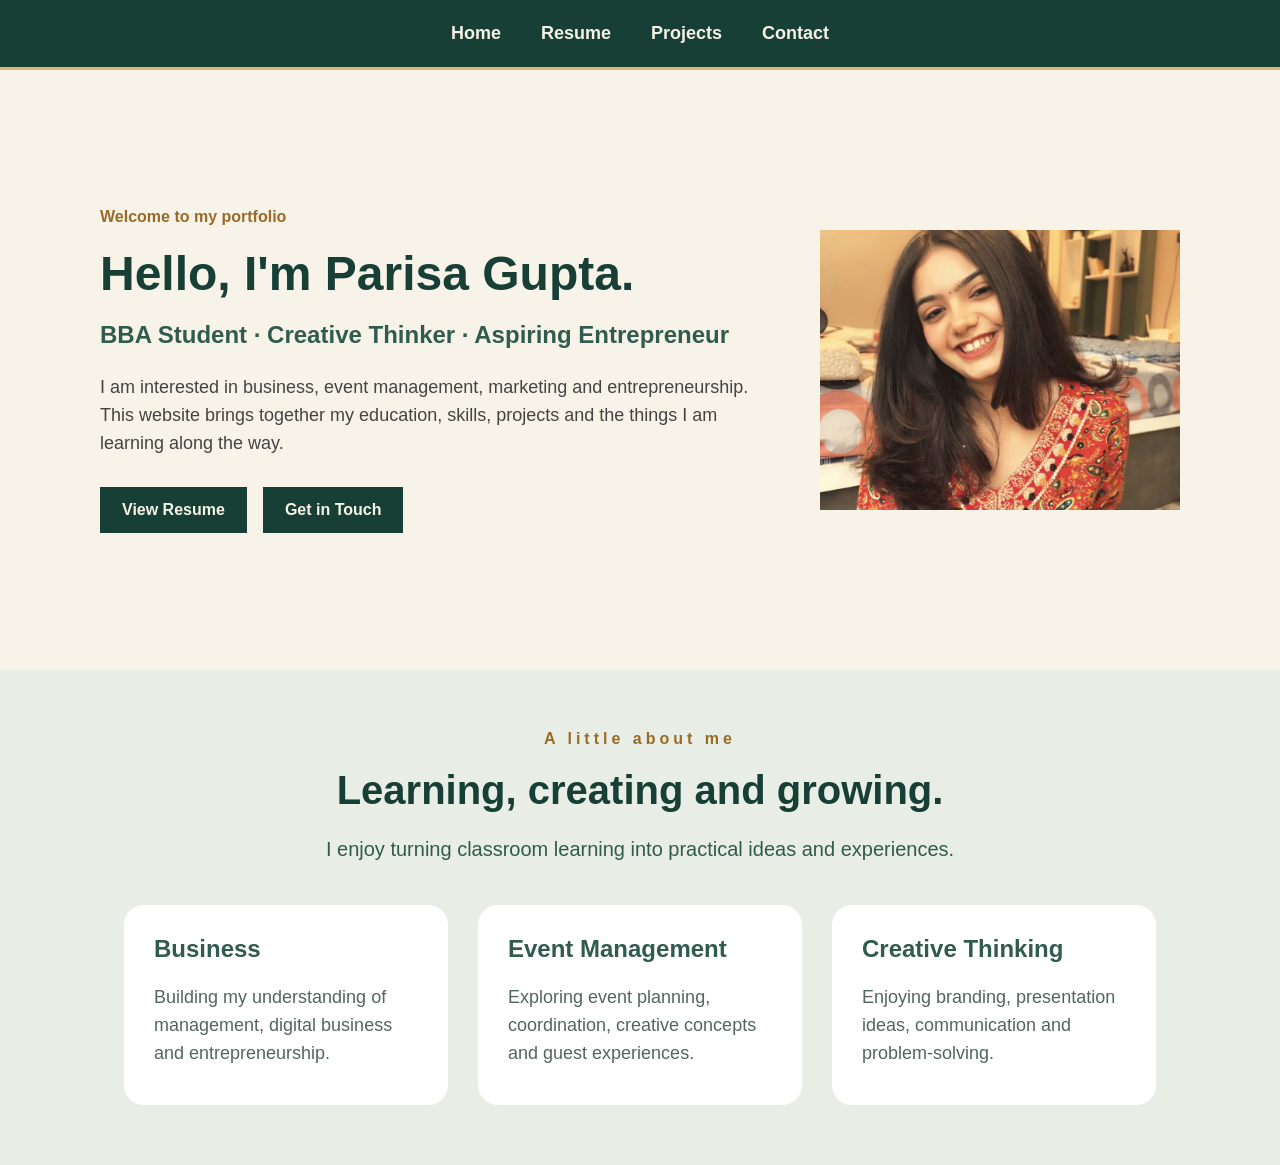
<file: index.html>
<!DOCTYPE html>
<html lang="en">
<head>
    <meta charset="UTF-8">
    <meta name="viewport" content="width=device-width, initial-scale=1.0">
    <title>Resume</title>
    <link rel="stylesheet" href="style.css">
</head>
<body>
    <nav aria-label="Main navigation">
        <a href="index.html">Home</a>
        <a href="resume.html">Resume</a>
        <a href="projects.html">Projects</a>
        <a href="contact.html">Contact</a>
    </nav>
    <main>
        <section class="home" id="home">
            <div class="homecopy">
                <p class="welcome">Welcome to my portfolio</p>
                <h1>Hello, I'm Parisa Gupta.</h1>
                <h2>BBA Student · Creative Thinker · Aspiring Entrepreneur</h2>
                <p class="intro">I am interested in business, event management, marketing and entrepreneurship. This website brings together my education, skills, projects and the things I am learning along the way.</p>
                <div class="actions">
                    <a class="button" href="resume.html">View Resume</a>
                    <a class="button" href="contact.html">Get in Touch</a>
                </div>
            </div>
            <img class="photo" src="pfp.jpg" alt="Parisa Gupta">
        </section>
        <section class="about" id="about">
            <p class="about1">A little about me</p>
            <h2>Learning, creating and growing.</h2>
            <p class="about2">I enjoy turning classroom learning into practical ideas and experiences.</p>
            <div class="cards">
                <div class="card">
                    <h3>Business</h3>
                    <p>Building my understanding of management, digital business and entrepreneurship.</p>
                </div>
                <div class="card">
                    <h3>Event Management</h3>
                    <p>Exploring event planning, coordination, creative concepts and guest experiences.</p>
                </div>
                <div class="card">
                    <h3>Creative Thinking</h3>
                    <p>Enjoying branding, presentation ideas, communication and problem-solving.</p>
                </div>
            </div>
        </section>
    </main>
</body>
</html>
</file>
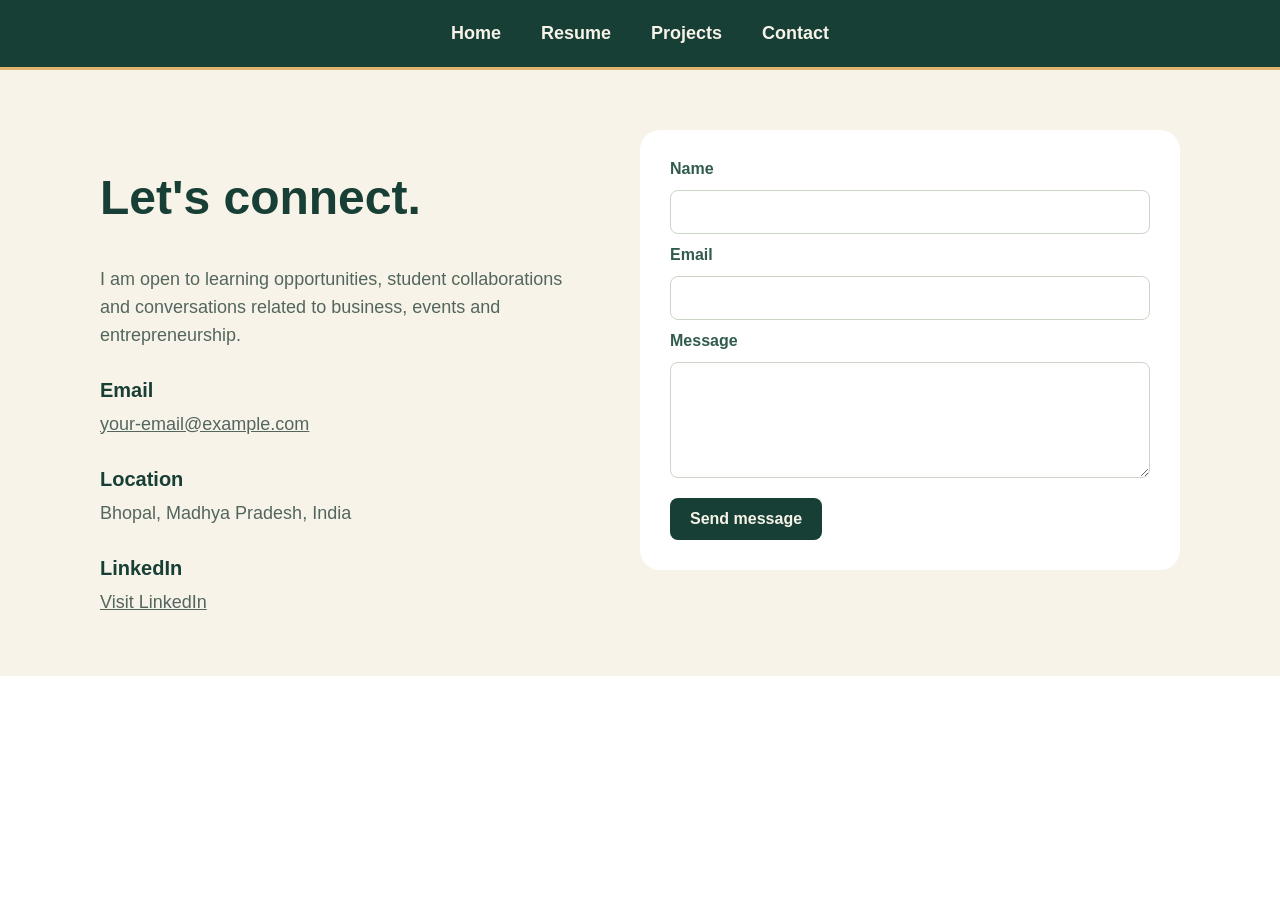
<file: contact.html>
<!DOCTYPE html>
<html lang="en">
<head>
    <meta charset="UTF-8">
    <meta name="viewport" content="width=device-width, initial-scale=1.0">
    <title>Contact | Parisa Gupta</title>
    <link rel="stylesheet" href="style.css">
</head>
<body>
    <nav aria-label="Main navigation">
        <a href="index.html">Home</a>
        <a href="resume.html">Resume</a>
        <a href="projects.html">Projects</a>
        <a href="contact.html">Contact</a>
    </nav>
    <main class="page">
        <div class="contactrow">
            <section class="contactinfo">
                <h1>Let's connect.</h1>
                <p>I am open to learning opportunities, student collaborations and conversations related to business, events and entrepreneurship.</p>
                <div class="contactdetail">
                    <h2>Email</h2>
                    <a href="mailto:your-email@example.com">your-email@example.com</a>
                </div>
                <div class="contactdetail">
                    <h2>Location</h2>
                    <p>Bhopal, Madhya Pradesh, India</p>
                </div>
                <div class="contactdetail">
                    <h2>LinkedIn</h2>
                    <a href="https://www.linkedin.com/">Visit LinkedIn</a>
                </div>
            </section>
            <form class="contactform">
                <label for="name">Name</label>
                <input id="name" name="name" type="text">

                <label for="email">Email</label>
                <input id="email" name="email" type="email">

                <label for="message">Message</label>
                <textarea id="message" name="message" rows="5"></textarea>

                <button type="submit">Send message</button>
            </form>
        </div>
    </main>
</body>
</html>
</file>
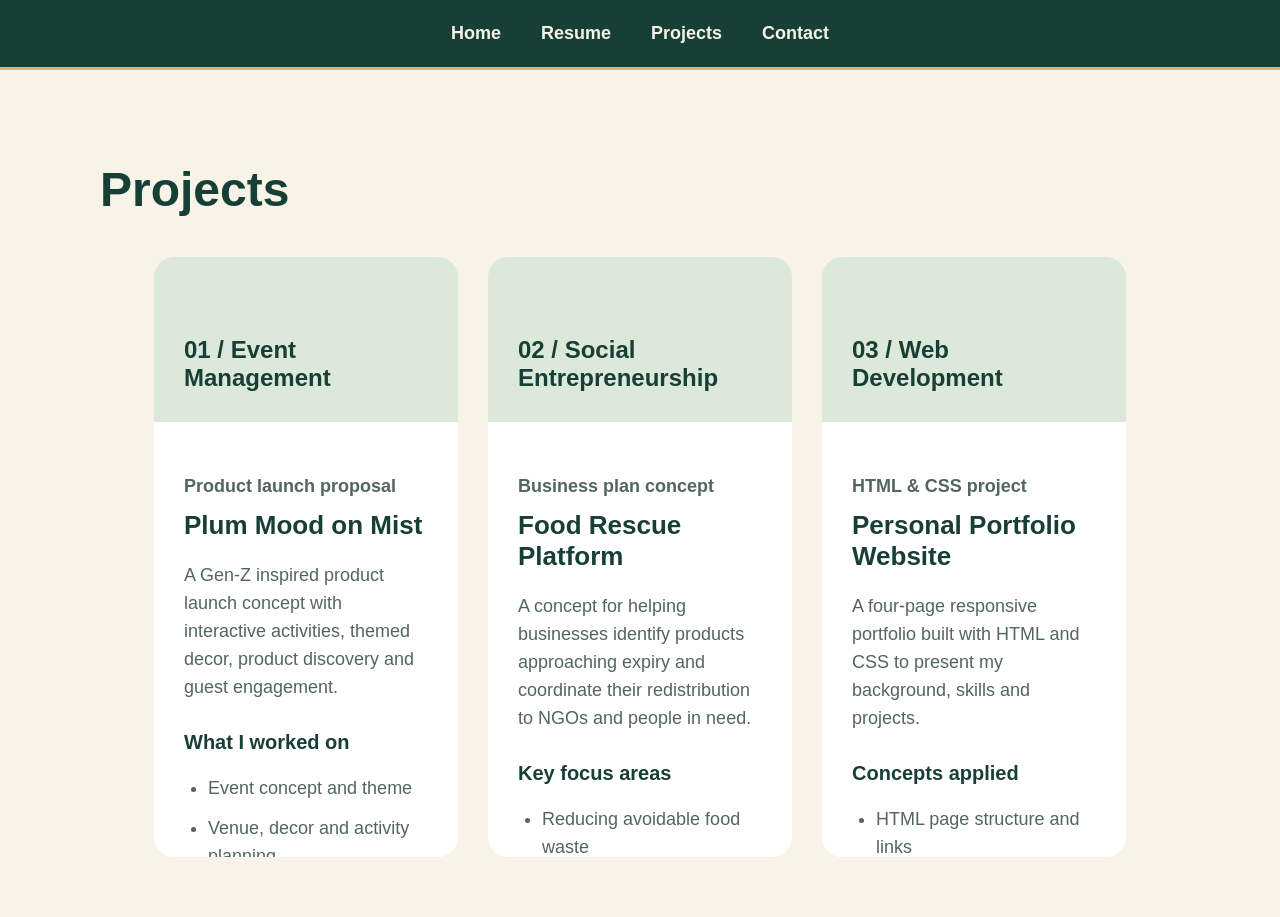
<file: projects.html>
<!DOCTYPE html>
<html lang="en">
<head>
    <meta charset="UTF-8">
    <meta name="viewport" content="width=device-width, initial-scale=1.0">
    <title>Projects | Parisa Gupta</title>
    <link rel="stylesheet" href="style.css">
</head>
<body>
    <nav aria-label="Main navigation">
        <a href="index.html">Home</a>
        <a href="resume.html">Resume</a>
        <a href="projects.html">Projects</a>
        <a href="contact.html">Contact</a>
    </nav>
    <main class="page">
        <h1>Projects</h1>
        <div class="projectrow">
            <div class="card" id="p1">
                <h2 class="phead">01 / Event Management</h2>
                <div class="ptext">
                    <p class="ptag">Product launch proposal</p>
                    <h3>Plum Mood on Mist</h3>
                    <p>A Gen-Z inspired product launch concept with interactive activities, themed decor, product discovery and guest engagement.</p>
                    <h4>What I worked on</h4>
                    <ul>
                        <li>Event concept and theme</li>
                        <li>Venue, decor and activity planning</li>
                        <li>Budgeting and guest experience</li>
                    </ul>
                </div>
            </div>
            <div class="card" id="p2">
                <h2 class="phead">02 / Social Entrepreneurship</h2>
                <div class="ptext">
                    <p class="ptag">Business plan concept</p>
                    <h3>Food Rescue Platform</h3>
                    <p>A concept for helping businesses identify products approaching expiry and coordinate their redistribution to NGOs and people in need.</p>
                    <h4>Key focus areas</h4>
                    <ul>
                        <li>Reducing avoidable food waste</li>
                        <li>Connecting businesses with NGOs</li>
                        <li>Social impact and coordination</li>
                    </ul>
                </div>
            </div>
            <div class="card" id="p3">
                <h2 class="phead">03 / Web Development</h2>
                <div class="ptext">
                    <p class="ptag">HTML &amp; CSS project</p>
                    <h3>Personal Portfolio Website</h3>
                    <p>A four-page responsive portfolio built with HTML and CSS to present my background, skills and projects.</p>
                    <h4>Concepts applied</h4>
                    <ul>
                        <li>HTML page structure and links</li>
                        <li>CSS Flexbox and Grid</li>
                        <li>Responsive design and media queries</li>
                    </ul>
                </div>
            </div>
        </div>
    </main>
</body>
</html>
</file>
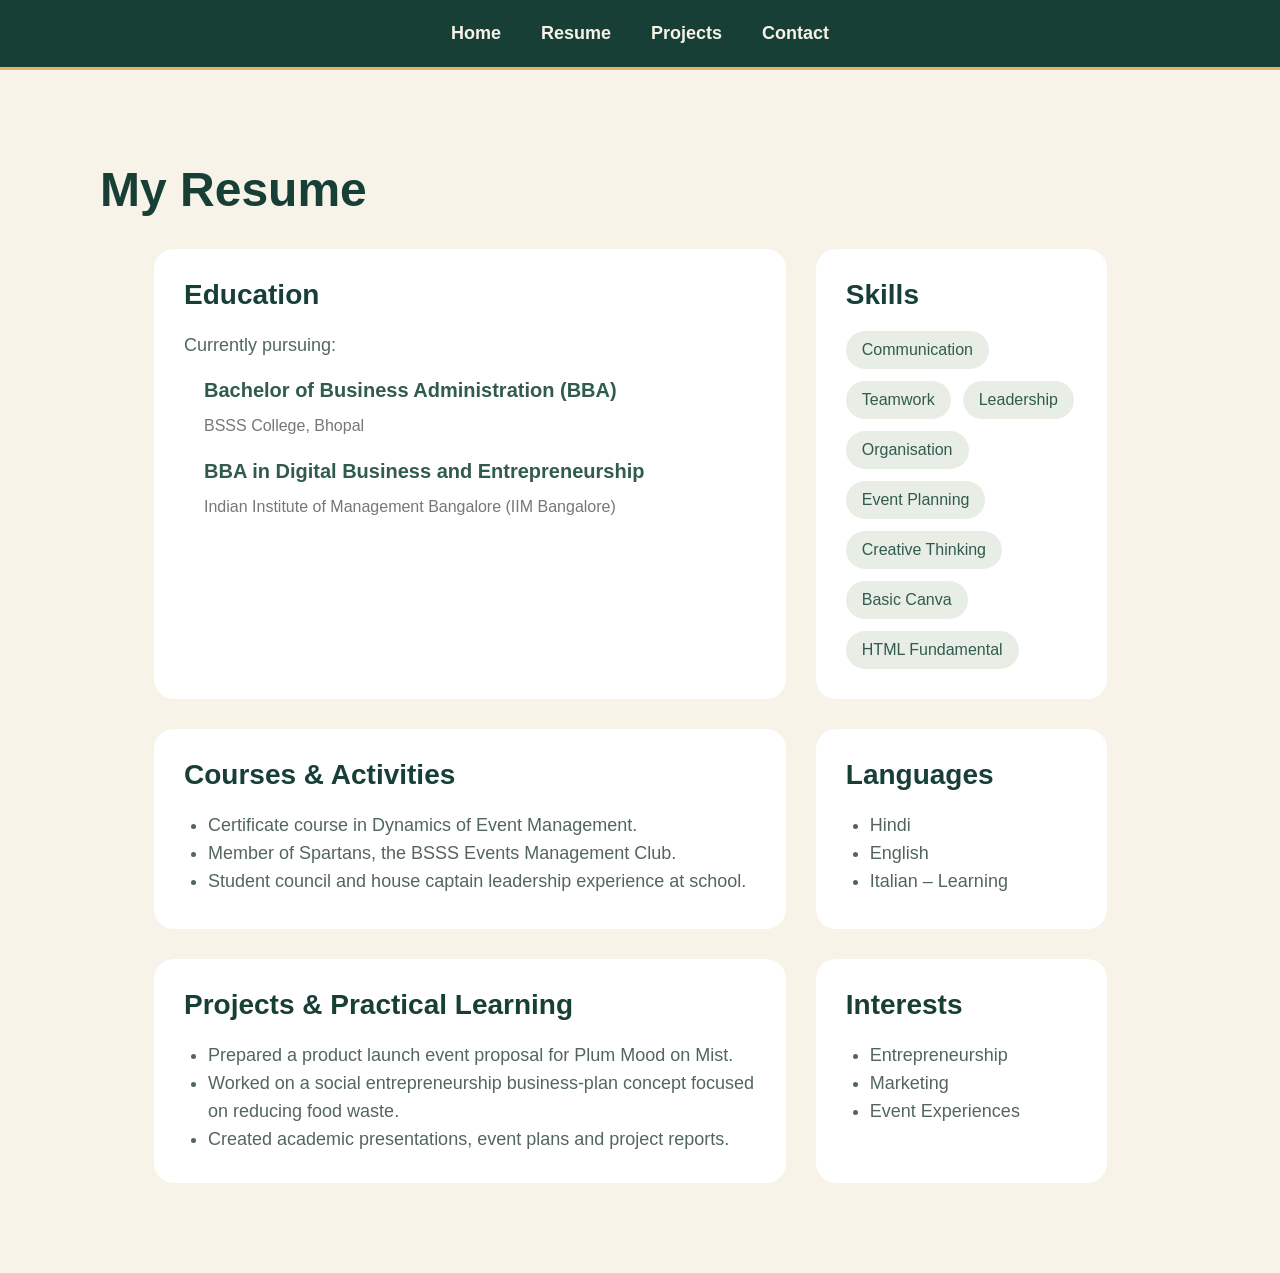
<file: resume.html>
<!DOCTYPE html>
<html lang="en">
<head>
    <meta charset="UTF-8">
    <meta name="viewport" content="width=device-width, initial-scale=1.0">
    <title>Resume | Parisa Gupta</title>
    <link rel="stylesheet" href="style.css">
</head>
<body>
    <nav aria-label="Main navigation">
        <a href="index.html">Home</a>
        <a href="resume.html">Resume</a>
        <a href="projects.html">Projects</a>
        <a href="contact.html">Contact</a>
    </nav>
    <main class="page">
        <h1>My Resume</h1>
        <div class="row">
            <div class="card" id="e1">
                <h3>Education</h3>
                <p class="status">Currently pursuing:</p>
                <div class="degree">
                    <h4>Bachelor of Business Administration (BBA)</h4>
                    <p class="college">BSSS College, Bhopal</p>
                </div>
                <div class="degree">
                    <h4>BBA in Digital Business and Entrepreneurship</h4>
                    <p class="college">Indian Institute of Management Bangalore (IIM Bangalore)</p>
                </div>
            </div>
            <div class="card" id="s1">
                <h3>Skills</h3>
                <ul class="skills">
                    <li>Communication</li>
                    <li>Teamwork</li>
                    <li>Leadership</li>
                    <li>Organisation</li>
                    <li>Event Planning</li>
                    <li>Creative Thinking</li>
                    <li>Basic Canva</li>
                    <li>HTML Fundamental</li>
                </ul>
            </div>
        </div>
        <div class="row">
            <div class="card" id="c1">
                <h3>Courses &amp; Activities</h3>
                <ul>
                    <li>Certificate course in Dynamics of Event Management.</li>
                    <li>Member of Spartans, the BSSS Events Management Club.</li>
                    <li>Student council and house captain leadership experience at school.</li>
                </ul>
            </div>
            <div class="card" id="l1">
                <h3>Languages</h3>
                <ul>
                    <li>Hindi</li>
                    <li>English</li>
                    <li>Italian – Learning</li>
                </ul>
            </div>
        </div>
        <div class="row">
            <div class="card" id="p2">
                <h3>Projects &amp; Practical Learning</h3>
                <ul>
                    <li>Prepared a product launch event proposal for Plum Mood on Mist.</li>
                    <li>Worked on a social entrepreneurship business-plan concept focused on reducing food waste.</li>
                    <li>Created academic presentations, event plans and project reports.</li>
                </ul>
            </div>
            <div class="card" id="i1">
                <h3>Interests</h3>
                <ul>
                    <li>Entrepreneurship</li>
                    <li>Marketing</li>
                    <li>Event Experiences</li>
                </ul>
            </div>
        </div>
    </main>
</body>
</html>
</file>
<file: style.css>
body {
    margin: 0;
    font-family: Arial, sans-serif;
}

nav {
    display: flex;
    justify-content: center;
    align-items: center;
    gap: 40px;
    height: 70px;
    box-sizing: border-box;
    padding: 0 24px;
    background-color: #173f35;
    border-bottom: 3px solid #e2b36f;
}

nav a {
    color: #f7f3e8;
    font-family: "Trebuchet MS", Arial, sans-serif;
    font-size: 18px;
    font-weight: 600;
    text-decoration: none;
}

nav a:hover {
    color: #e2b36f;
    text-decoration: underline;
}

.actions {
    display: flex;
    flex-wrap: wrap;
    gap: 16px;
    margin-top: 30px;
}

.button {
    padding: 12px 20px;
    border: 2px solid #173f35;
    background-color: #173f35;
    color: #f7f3e8;
    font-weight: 600;
    text-decoration: none;
}

.button:hover {
    background-color: #315b4e;
}

.home {
    min-height: 600px;
    box-sizing: border-box;
    display: flex;
    flex-wrap: wrap;
    justify-content: center;
    align-items: center;
    gap: 50px;
    padding: 60px 100px;
    background-color: #f7f3e8;
}

.homecopy {
    flex: 1;
    max-width: 700px;
}

.welcome {
    margin: 0 0 20px;
    color: #9a6b27;
    font-size: 16px;
    font-weight: 700;
}

.home h1 {
    margin: 0 0 20px;
    color: #173f35;
    font-family: "Trebuchet MS", Arial, sans-serif;
    font-size: 48px;
}

.home h2 {
    margin: 0 0 24px;
    color: #315b4e;
    font-size: 24px;
    font-weight: 600;
}

.intro {
    max-width: 700px;
    margin: 0;
    color: #444;
    font-size: 18px;
    line-height: 28px;
}

.photo {
    flex: 0 1 360px;
    width: 360px;
    max-width: 100%;
    height: auto;
}

.about {
    padding: 60px 100px;
    background-color: #e8eee5;
    text-align: center;
}

.about1 {
    margin: 0 0 20px;
    color: #9a6b27;
    font-size: 16px;
    font-weight: 700;
    letter-spacing: 4px;
}

.about h2 {
    margin: 0 0 20px;
    color: #173f35;
    font-family: "Trebuchet MS", Arial, sans-serif;
    font-size: 40px;
}

.about2 {
    margin: 0;
    color: #315b4e;
    font-size: 20px;
    line-height: 32px;
}

.cards {
    display: flex;
    justify-content: center;
    gap: 30px;
    margin-top: 40px;
}

.card {
    box-sizing: border-box;
    width: 30%;
    min-height: 200px;
    padding: 30px;
    background-color: #fff;
    border-radius: 20px;
    text-align: left;
}

.card h3 {
    margin: 0;
    color: #315b4e;
    font-family: "Trebuchet MS", Arial, sans-serif;
    font-size: 24px;
    font-weight: 600;
}

.card h4 {
    margin: 20px 0 0;
    color: #315b4e;
    font-family: "Trebuchet MS", Arial, sans-serif;
    font-size: 20px;
    font-weight: 600;
}

#e1 h3,
#s1 h3,
#c1 h3,
#l1 h3,
.row #p2 h3,
#i1 h3 {
    color: #173f35;
    font-size: 28px;
}

#e1 {
    width: 65%;
}

#s1 {
    width: 30%;
}

#c1 {
    width: 65%;
}

#l1 {
    width: 30%;
}

.row #p2 {
    width: 65%;
}

#i1 {
    width: 30%;
}

.row {
    display: flex;
    gap: 30px;
    width: 90%;
    max-width: 1400px;
    margin-right: auto;
    margin-left: auto;
    margin-bottom: 30px;
}

#c1 ul,
#l1 ul,
.row #p2 ul,
#i1 ul {
    margin: 20px 0 0;
    padding-left: 24px;
    color: #53665e;
    font-size: 18px;
    line-height: 28px;
}

.card .status {
    margin: 20px 0 20px;
    color: #53665e;
}

.degree {
    margin: 20px 0 0 20px;
}

.degree h4 {
    margin: 0;
}

.card .college {
    margin: 10px 0 0;
    color: #777;
    font-size: 16px;
}

.skills {
    display: flex;
    flex-wrap: wrap;
    gap: 12px;
    margin: 20px 0 0;
    padding: 0;
    list-style: none;
}

.skills li {
    padding: 10px 16px;
    border-radius: 20px;
    background-color: #e8eee5;
    color: #315b4e;
    font-size: 16px;
}

.card p {
    margin: 20px 0 0;
    color: #53665e;
    font-size: 18px;
    line-height: 28px;
}

.page {
    min-height: 600px;
    box-sizing: border-box;
    padding: 60px 100px;
    background-color: #f7f3e8;
}

.page h1 {
    color: #173f35;
    font-family: "Trebuchet MS", Arial, sans-serif;
    font-size: 48px;
}

.contactrow {
    display: flex;
    align-items: flex-start;
    gap: 60px;
    max-width: 1200px;
    margin: 0 auto;
}

.contactinfo,
.contactform {
    box-sizing: border-box;
    flex: 1;
}

.contactinfo > p {
    max-width: 500px;
    color: #53665e;
    font-size: 18px;
    line-height: 28px;
}

.contactdetail {
    margin-top: 30px;
}

.contactdetail h2 {
    margin: 0 0 8px;
    color: #173f35;
    font-family: "Trebuchet MS", Arial, sans-serif;
    font-size: 20px;
}

.contactdetail p,
.contactdetail a {
    margin: 0;
    color: #53665e;
    font-size: 18px;
    line-height: 28px;
}

.contactform {
    display: flex;
    flex-direction: column;
    gap: 12px;
    padding: 30px;
    border-radius: 20px;
    background-color: #fff;
}

.contactform label {
    color: #315b4e;
    font-weight: 600;
}

.contactform input,
.contactform textarea {
    box-sizing: border-box;
    width: 100%;
    padding: 12px;
    border: 1px solid #cbd6c9;
    border-radius: 8px;
    font: inherit;
}

.contactform button {
    align-self: flex-start;
    margin-top: 8px;
    padding: 12px 20px;
    border: 0;
    border-radius: 8px;
    background-color: #173f35;
    color: #f7f3e8;
    font: inherit;
    font-weight: 600;
}

.projectrow {
    display: flex;
    gap: 30px;
    width: 90%;
    max-width: 1400px;
    margin: 40px auto 0;
}

.projectrow .card {
    width: 33%;
    height: 600px;
    padding: 0;
    overflow: hidden;
}

.phead {
    height: 165px;
    box-sizing: border-box;
    display: flex;
    align-items: flex-end;
    margin: 0;
    padding: 30px;
    background-color: #dce8da;
    color: #173f35;
    font-family: "Trebuchet MS", Arial, sans-serif;
    font-size: 24px;
}

.ptext {
    padding: 30px;
}

.ptag {
    margin: 0;
    color: #9a6b27;
    font-size: 16px;
    font-weight: 600;
}

.ptext h3 {
    margin: 10px 0 20px;
    color: #173f35;
    font-family: "Trebuchet MS", Arial, sans-serif;
    font-size: 26px;
}

.ptext p:not(.ptag) {
    margin: 0;
    color: #53665e;
    font-size: 18px;
    line-height: 28px;
}

.ptext h4 {
    margin: 30px 0 0;
    color: #173f35;
    font-size: 20px;
}

.ptext ul {
    margin: 20px 0 0;
    padding-left: 24px;
    color: #53665e;
    font-size: 18px;
    line-height: 28px;
}

.ptext li {
    margin-bottom: 12px;
}
</file>
